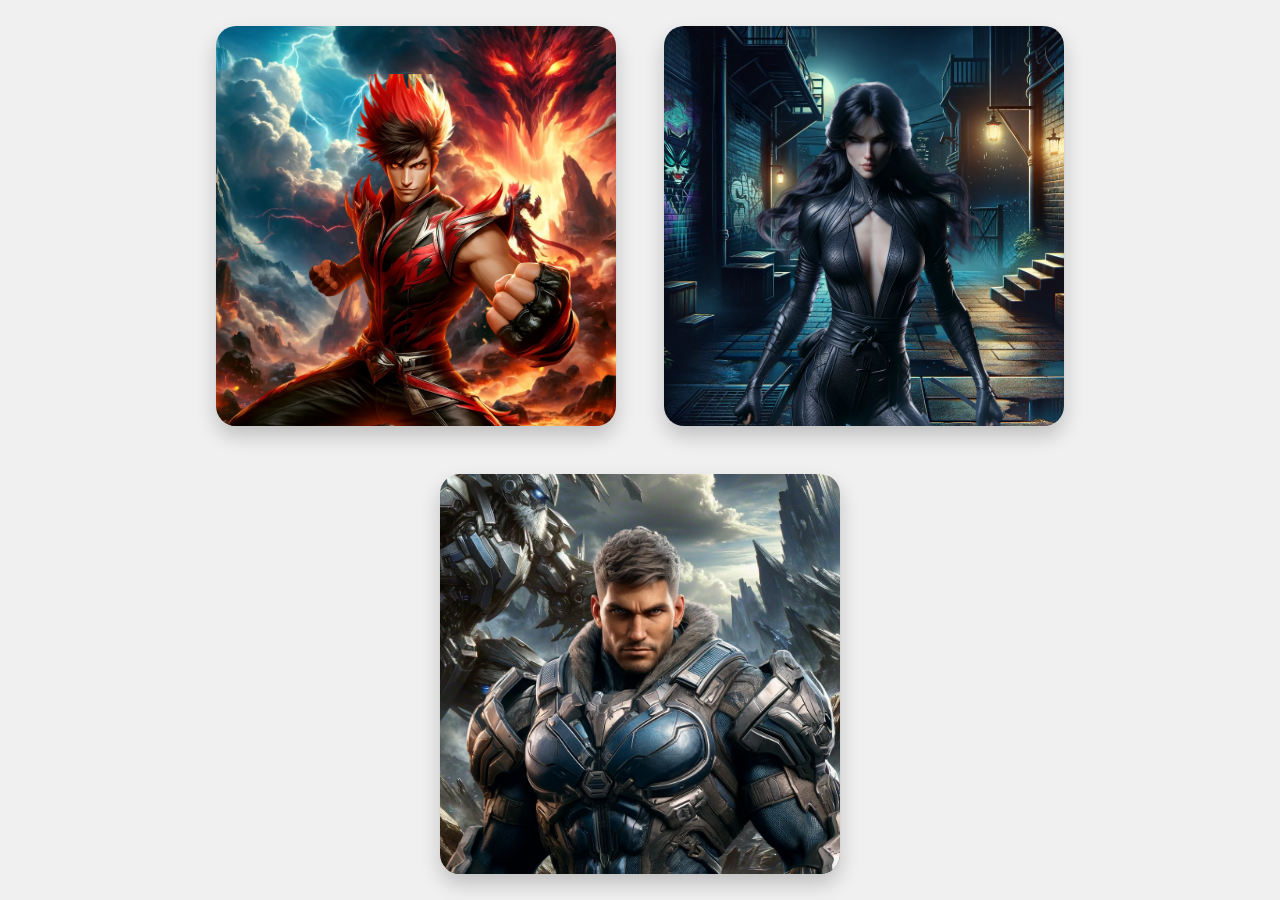
<file: index.html>
<!doctype html>
<html lang="en">
<head>
    <meta charset="UTF-8" />
    <meta name="viewport" content="width=device-width, initial-scale=1.0" />
    <link rel="stylesheet" href="styles.css">
    <title>Responsive Parallax Card</title>
</head>
<body>
<div class="cards-container"></div>

<script src="main.js"></script>
</body>
</html>
</file>
<file: styles.css>
body {
	margin: 0;
	display: flex;
	justify-content: center;
	align-items: center;
	min-height: 100vh;
	background-color: #f0f0f0;
	flex-wrap: wrap;
	font-family: "Arial", sans-serif;
}

.cards-container {
	display: flex;
	flex-wrap: wrap;
	justify-content: center;
	gap: 3rem;
}

.card {
	width: 400px;
	height: 400px;
	perspective: 1000px;
	transform-style: preserve-3d;
	overflow: hidden;
	border-radius: 20px;
	box-shadow: 0 10px 20px rgba(0, 0, 0, 0.2);
	transition: transform 0.6s ease;
}

.card:hover  {
	transform: rotateY(15deg) rotateX(10deg) scale(1.2);
	box-shadow: 0 15px 30px rgba(0, 0, 0, 0.6);
}

.parallax-layer {
	position: relative;
	top: 50%;
	left: 50%;
	transform: translate(-50%, -50%);
	transform-style: preserve-3d;
	transition: transform 0.3s ease-out;
	display: flex;
	justify-content: center;
	align-items: center;
}

.front {
	position: absolute;
	bottom: 0;
	left: 50%;
	width: 100%;
	height: 100%;
	background-size: contain;
	background-repeat: no-repeat;
	margin-top: 3rem;
	transition: transform 0.6s ease-out;
}

.card:hover .front {
	transform: scale(1.5);
	overflow: visible;
}

.card:hover .back {
	transform: scale(1.5);
	filter: blur(2px);
}

.back {
	width: 120%;
	height: 120%;
	perspective: 1000px;
	background-size: cover;
	background-position: center;
}

.mid {
	position: absolute;
	top: -20%;
	font-size: 24px;
	font-weight: 700;
	font-family: Harrington, sans-serif;
	color: #fff;
	padding: 10px;
	border-radius: 10px;
	text-shadow: 0 4px 8px rgba(0, 0, 0, 0.9);
	transition: top 0.6s ease;
}

.card:hover .mid {
	top: 0;
	transform: translateY(30%);
}
</file>
